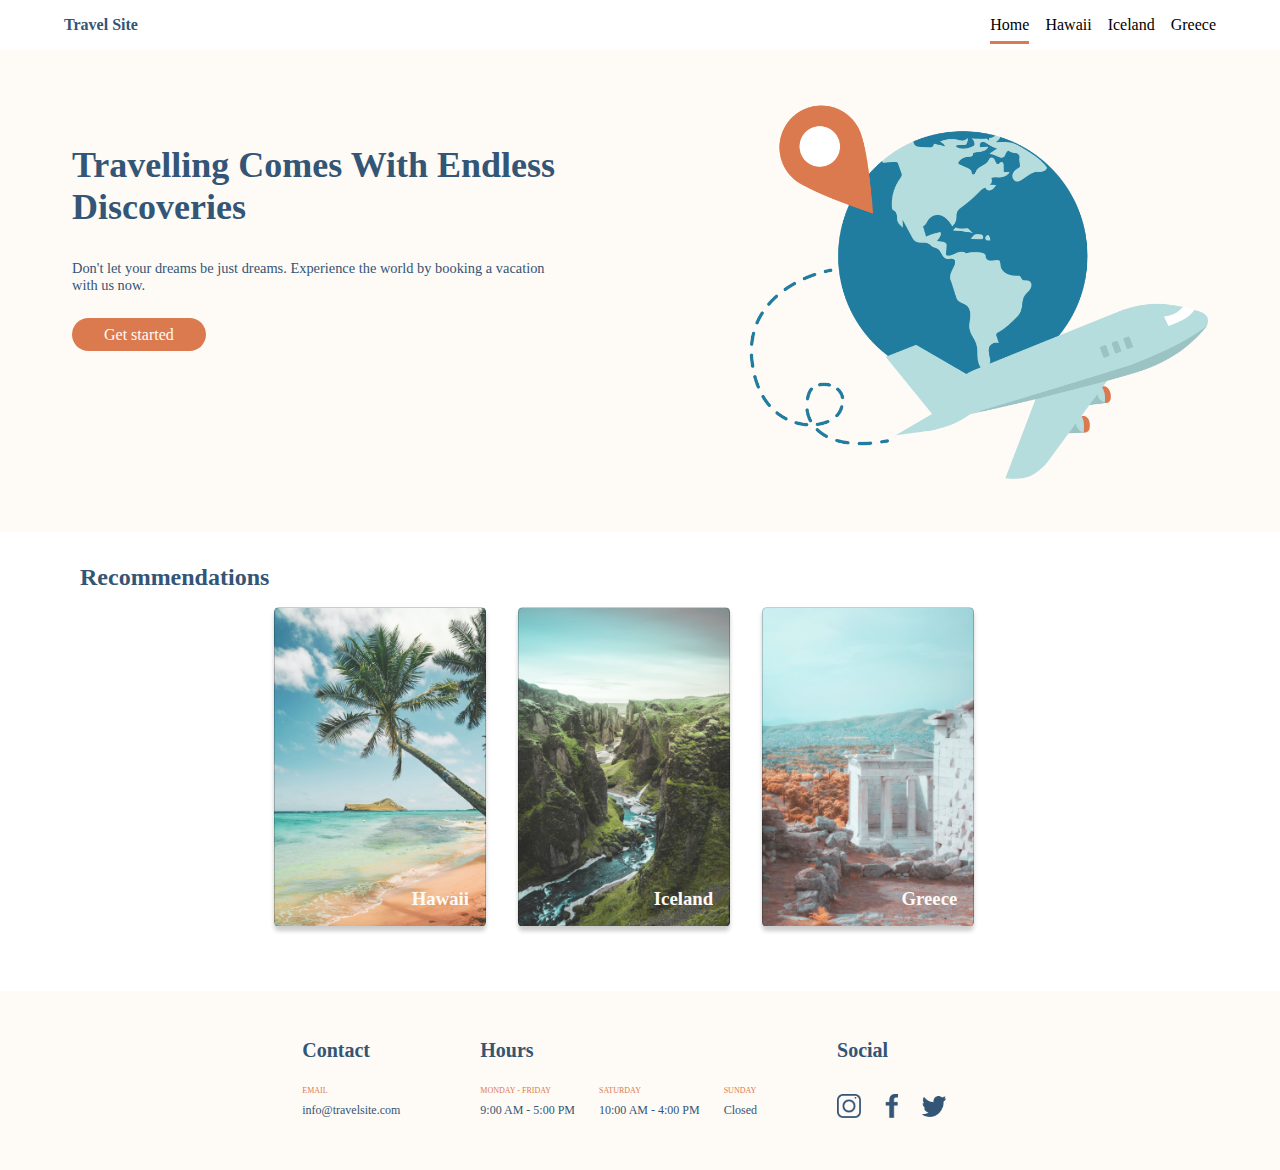
<file: index.html>
<!DOCTYPE html>
<html lang="en">
<head>
    <meta charset="UTF-8">
    <meta http-equiv="X-UA-Compatible" content="IE=edge">
    <meta name="viewport" content="width=device-width, initial-scale=1.0">
    <link rel="stylesheet" href=".//css/global.css">
    <link rel="stylesheet" href=".//css/main.css">
    <title>Home Page</title>
</head>
<body>
    <header>
        <nav class="nav">
            <a href="./index.html" class="nav__logo">Travel Site</a> 
            <ul class="nav__menu">
                <li>
                    <a href="./index.html" class="nav__menu-item nav__menu-item--active">Home</a>
                </li>
                <li>
                    <a href="./pages/hawaii.html" class="nav__menu-item">Hawaii</a>
                </li>
                <li>
                    <a href="./pages/iceland.html" class="nav__menu-item">Iceland</a>
                </li>
                <li>
                    <a href="./pages/greece.html" class="nav__menu-item">Greece</a>
                </li>
            </ul>
        </nav>
    </header>
    <main>
        <section class="hero">    
                <div class="hero__content">
                    <h1 class="hero__title">Travelling Comes With Endless Discoveries</h1>
                    <p class="hero__text">Don't let your dreams be just dreams. Experience the world by booking a vacation with us now.</p>
                    <a href="#" class="hero__button">Get started</a>
                </div>
                <div class="hero__image">
                    <img class="hero__img" src="./assets/images/hero.png" alt="plane flying around globe">
                </div> 
        </section>
        <section class="recommendations">
            <h2 class="recommendations__title">Recommendations</h2>
            <div class="card">
                <a href="./pages/hawaii.html" class="card-item">
                    <h3 class="card__title">Hawaii</h3>
                </a>
                <a href="./pages/iceland.html" class="card-item">
                    <h3 class="card__title">Iceland</h3>
                </a>
                <a href="./pages/greece.html" class="card-item">
                    <h3 class="card__title">Greece</h3>
                </a>
            </div>
        </section>        
    </main>
    <footer class="footer">
        <div class="footer__container">
            <h2 class="footer__title">Contact</h2>
            <div class="footer__container--contact">
                <div>
                    <p class="footer__subtitle">EMAIL</p>
                    <p class="footer__text">info@travelsite.com</p>
                </div>
            </div>    
        </div>
        <div class="footer__container">
            <h2 class="footer__title">Hours</h2>
            <div class="footer__container--hours">
                <div>
                    <p class="footer__subtitle">MONDAY - FRIDAY</p>      
                    <p class="footer__text">9:00 AM - 5:00 PM</p>
                </div>
                <div>
                    <p class="footer__subtitle">SATURDAY</p>
                    <p class="footer__text">10:00 AM - 4:00 PM</p>
                </div>
                <div>
                    <p class="footer__subtitle">SUNDAY</p>
                    <p class="footer__text">Closed</p>
                </div>
            </div>    
        </div>
        <div class="footer__container">
            <h2 class="footer__title">Social</h2>
            <div class="footer__container--logo">
            <a href="https://instagram.com">
                <img class="footer__logo" src="./assets/icons/icon-instagram.png" alt="instagram">
            </a>
            <a href="https://facebook.com">
                <img class="footer__logo" src="./assets/icons/icon-facebook.png" alt="facebook">
            </a>
            <a href="https://twitter.com">
                <img class="footer__logo" src="./assets/icons/icon-twitter.png" alt="twitter">
            </a> 
            </div>   
        </div>
    </footer>
</body>
</html>
</file>
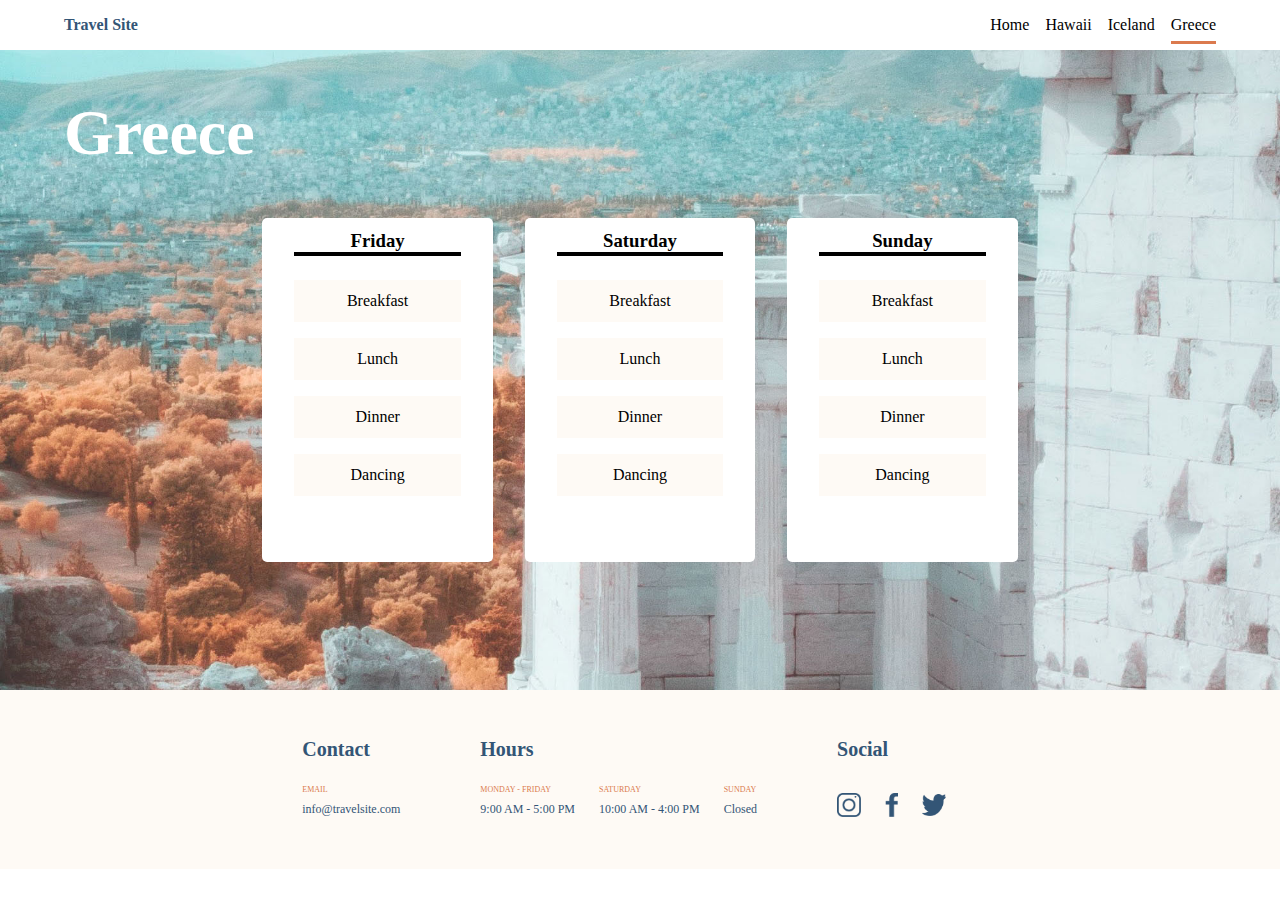
<file: pages/greece.html>
<!DOCTYPE html>
<html lang="en">
<head>
    <meta charset="UTF-8">
    <meta http-equiv="X-UA-Compatible" content="IE=edge">
    <meta name="viewport" content="width=device-width, initial-scale=1.0">
    <link rel="stylesheet" href="../css/global.css">
    <link rel="stylesheet" href="../css/destinations.css">
    <title>Greece</title>
</head>
<body>
    <header>
        <nav class="nav">
            <a href="../index.html" class="nav__logo">Travel Site</a> 
            <ul class="nav__menu">
                <li>
                    <a href="../index.html" class="nav__menu-item">Home</a>
                </li>
                <li>
                    <a href="./hawaii.html" class="nav__menu-item">Hawaii</a>
                </li>
                <li>
                    <a href="./iceland.html" class="nav__menu-item">Iceland</a>
                </li>
                <li>
                    <a href="./greece.html" class="nav__menu-item nav__menu-item--active">Greece</a>
                </li>
            </ul>
        </nav>
    </header>
    <main>
        <section class="destination destination--three">
            <h2 class="destination__title">Greece</h2>
            <div class="destination__container">
                <div class="destination__card">
                    <h3 class="card__title">Friday</h3>
                    <ul class="card__menu">
                        <li class="card__menu-item">Breakfast</li>
                        <li class="card__menu-item">Lunch</li>
                        <li class="card__menu-item">Dinner</li>
                        <li class="card__menu-item">Dancing</li>
                    </ul>
                </div>
                <div class="destination__card">
                    <h3 class="card__title">Saturday</h3>
                    <ul class="card__menu">
                        <li class="card__menu-item">Breakfast</li>
                        <li class="card__menu-item">Lunch</li>
                        <li class="card__menu-item">Dinner</li>
                        <li class="card__menu-item">Dancing</li>
                    </ul>
                </div>
                <div class="destination__card">
                    <h3 class="card__title">Sunday</h3>
                    <ul class="card__menu">
                        <li class="card__menu-item">Breakfast</li>
                        <li class="card__menu-item">Lunch</li>
                        <li class="card__menu-item">Dinner</li>
                        <li class="card__menu-item">Dancing</li>
                    </ul>
                </div>
            </div>
        </section>
    </main>
    <footer class="footer">
        <div class="footer__container">
            <h2 class="footer__title">Contact</h2>
            <div class="footer__container--contact">
                <div>
                    <p class="footer__subtitle">EMAIL</p>
                    <p class="footer__text">info@travelsite.com</p>
                </div>
            </div>    
        </div>
        <div class="footer__container">
            <h2 class="footer__title">Hours</h2>
            <div class="footer__container--hours">
                <div>
                    <p class="footer__subtitle">MONDAY - FRIDAY</p>      
                    <p class="footer__text">9:00 AM - 5:00 PM</p>
                </div>
                <div>
                    <p class="footer__subtitle">SATURDAY</p>
                    <p class="footer__text">10:00 AM - 4:00 PM</p>
                </div>
                <div>
                    <p class="footer__subtitle">SUNDAY</p>
                    <p class="footer__text">Closed</p>
                </div>
            </div>    
        </div>
        <div class="footer__container">
            <h2 class="footer__title">Social</h2>
            <div class="footer__container--logo">
            <a href="https://instagram.com">
                <img class="footer__logo" src="../assets/icons/icon-instagram.png" alt="instagram">
            </a>
            <a href="https://facebook.com">
                <img class="footer__logo" src="../assets/icons/icon-facebook.png" alt="facebook">
            </a>
            <a href="https://twitter.com">
                <img class="footer__logo" src="../assets/icons/icon-twitter.png" alt="twitter">
            </a> 
            </div>   
        </div>
    </footer> 
</body>
</html>
</file>
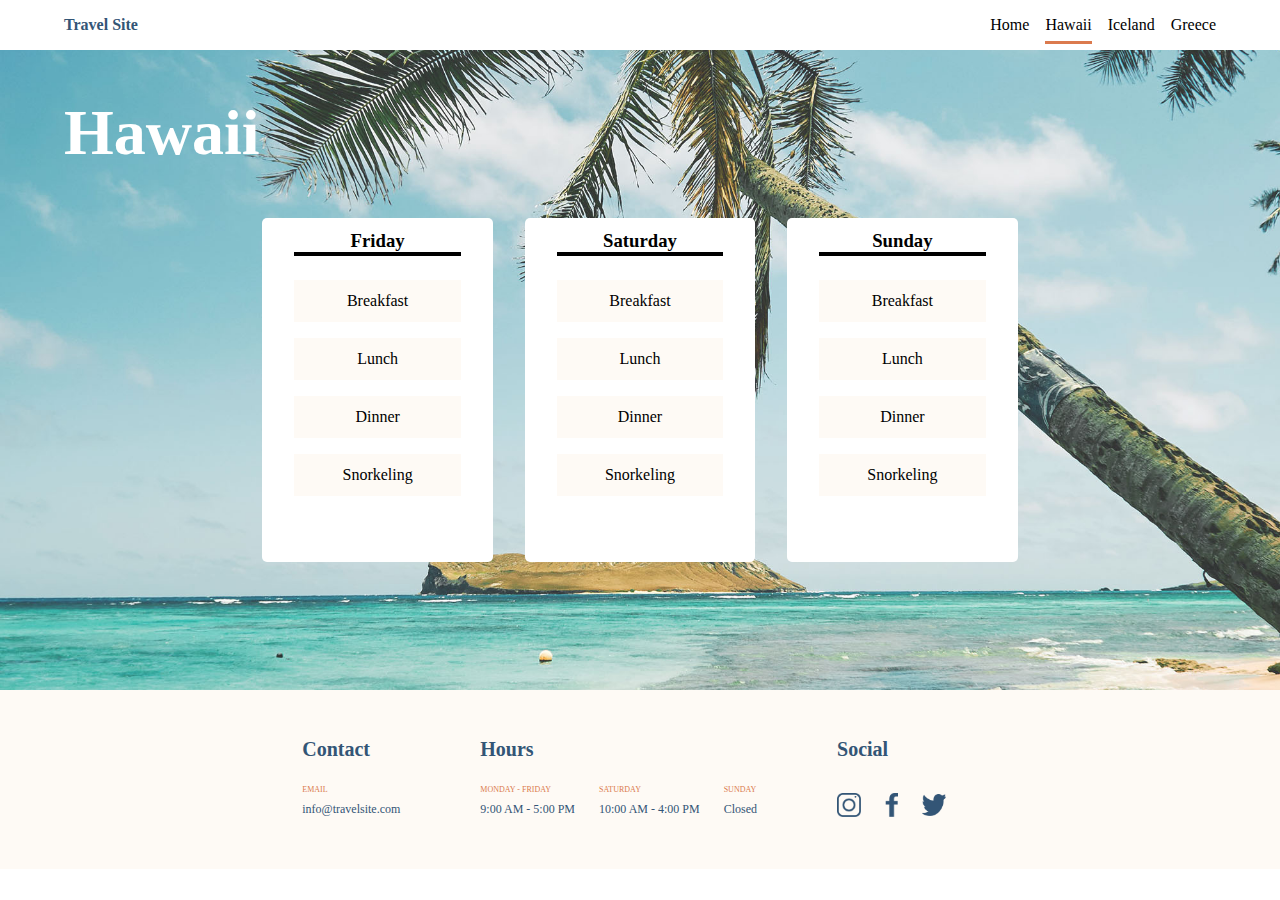
<file: pages/hawaii.html>
<!DOCTYPE html>
<html lang="en">
<head>
    <meta charset="UTF-8">
    <meta http-equiv="X-UA-Compatible" content="IE=edge">
    <meta name="viewport" content="width=device-width, initial-scale=1.0">
    <link rel="stylesheet" href="../css/global.css">
    <link rel="stylesheet" href="../css/destinations.css">
    <title>Hawaii</title>
</head>
<body>
    <header>
        <nav class="nav">
            <a href="../index.html" class="nav__logo">Travel Site</a> 
            <ul class="nav__menu">
                <li>
                    <a href="../index.html" class="nav__menu-item">Home</a>
                </li>
                <li>
                    <a href="./hawaii.html" class="nav__menu-item nav__menu-item--active">Hawaii</a>
                </li>
                <li>
                    <a href="./iceland.html" class="nav__menu-item">Iceland</a>
                </li>
                <li>
                    <a href="./greece.html" class="nav__menu-item">Greece</a>
                </li>
            </ul>
        </nav>
    </header>
    <main>
        <section class="destination destination--one">
            <h2 class="destination__title">Hawaii</h2>
            <div class="destination__container">
                <div class="destination__card">
                    <h3 class="card__title">Friday</h3>
                    <ul class="card__menu">
                        <li class="card__menu-item">Breakfast</li>
                        <li class="card__menu-item">Lunch</li>
                        <li class="card__menu-item">Dinner</li>
                        <li class="card__menu-item">Snorkeling</li>
                    </ul>
                </div>
                <div class="destination__card">
                    <h3 class="card__title">Saturday</h3>
                    <ul class="card__menu">
                        <li class="card__menu-item">Breakfast</li>
                        <li class="card__menu-item">Lunch</li>
                        <li class="card__menu-item">Dinner</li>
                        <li class="card__menu-item">Snorkeling</li>
                    </ul>
                </div>
                <div class="destination__card">
                    <h3 class="card__title">Sunday</h3>
                    <ul class="card__menu">
                        <li class="card__menu-item">Breakfast</li>
                        <li class="card__menu-item">Lunch</li>
                        <li class="card__menu-item">Dinner</li>
                        <li class="card__menu-item">Snorkeling</li>
                    </ul>
                </div>
            </div>
        </section>
    </main>
    <footer class="footer">
        <div class="footer__container">
            <h2 class="footer__title">Contact</h2>
            <div class="footer__container--contact">
                <div>
                    <p class="footer__subtitle">EMAIL</p>
                    <p class="footer__text">info@travelsite.com</p>
                </div>
            </div>    
        </div>
        <div class="footer__container">
            <h2 class="footer__title">Hours</h2>
            <div class="footer__container--hours">
                <div>
                    <p class="footer__subtitle">MONDAY - FRIDAY</p>      
                    <p class="footer__text">9:00 AM - 5:00 PM</p>
                </div>
                <div>
                    <p class="footer__subtitle">SATURDAY</p>
                    <p class="footer__text">10:00 AM - 4:00 PM</p>
                </div>
                <div>
                    <p class="footer__subtitle">SUNDAY</p>
                    <p class="footer__text">Closed</p>
                </div>
            </div>    
        </div>
        <div class="footer__container">
            <h2 class="footer__title">Social</h2>
            <div class="footer__container--logo">
            <a href="https://instagram.com">
                <img class="footer__logo" src="../assets/icons/icon-instagram.png" alt="instagram">
            </a>
            <a href="https://facebook.com">
                <img class="footer__logo" src="../assets/icons/icon-facebook.png" alt="facebook">
            </a>
            <a href="https://twitter.com">
                <img class="footer__logo" src="../assets/icons/icon-twitter.png" alt="twitter">
            </a> 
            </div>   
        </div>
    </footer>
</body>
</html>
</file>
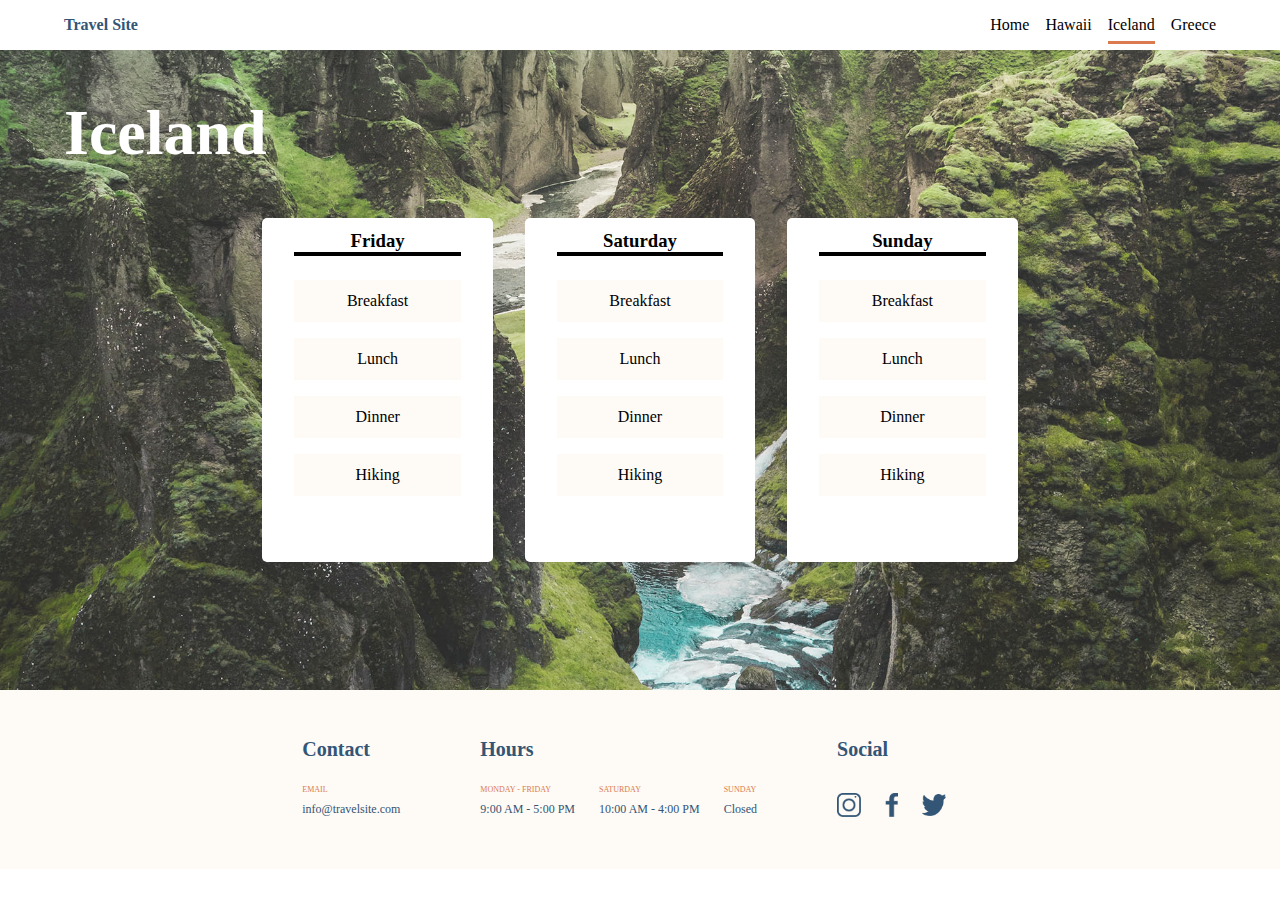
<file: pages/iceland.html>
<!DOCTYPE html>
<html lang="en">
<head>
    <meta charset="UTF-8">
    <meta http-equiv="X-UA-Compatible" content="IE=edge">
    <meta name="viewport" content="width=device-width, initial-scale=1.0">
    <link rel="stylesheet" href="../css/global.css">
    <link rel="stylesheet" href="../css/destinations.css">
    <title>Iceland</title>
</head>
<body>
    <header>
        <nav class="nav">
            <a href="../index.html" class="nav__logo">Travel Site</a> 
            <ul class="nav__menu">
                <li>
                    <a href="../index.html" class="nav__menu-item">Home</a>
                </li>
                <li>
                    <a href="./hawaii.html" class="nav__menu-item">Hawaii</a>
                </li>
                <li>
                    <a href="./iceland.html" class="nav__menu-item nav__menu-item--active">Iceland</a>
                </li>
                <li>
                    <a href="./greece.html" class="nav__menu-item">Greece</a>
                </li>
            </ul>
        </nav>
    </header>
    <main>
        <section class="destination destination--two">
            <h2 class="destination__title">Iceland</h2>
            <div class="destination__container">
                <div class="destination__card">
                    <h3 class="card__title">Friday</h3>
                    <ul class="card__menu">
                        <li class="card__menu-item">Breakfast</li>
                        <li class="card__menu-item">Lunch</li>
                        <li class="card__menu-item">Dinner</li>
                        <li class="card__menu-item">Hiking</li>
                    </ul>
                </div>
                <div class="destination__card">
                    <h3 class="card__title">Saturday</h3>
                    <ul class="card__menu">
                        <li class="card__menu-item">Breakfast</li>
                        <li class="card__menu-item">Lunch</li>
                        <li class="card__menu-item">Dinner</li>
                        <li class="card__menu-item">Hiking</li>
                    </ul>
                </div>
                <div class="destination__card">
                    <h3 class="card__title">Sunday</h3>
                    <ul class="card__menu">
                        <li class="card__menu-item">Breakfast</li>
                        <li class="card__menu-item">Lunch</li>
                        <li class="card__menu-item">Dinner</li>
                        <li class="card__menu-item">Hiking</li>
                    </ul>
                </div>
            </div>
        </section>
    </main>
    <footer class="footer">
        <div class="footer__container">
            <h2 class="footer__title">Contact</h2>
            <div class="footer__container--contact">
                <div>
                    <p class="footer__subtitle">EMAIL</p>
                    <p class="footer__text">info@travelsite.com</p>
                </div>
            </div>    
        </div>
        <div class="footer__container">
            <h2 class="footer__title">Hours</h2>
            <div class="footer__container--hours">
                <div>
                    <p class="footer__subtitle">MONDAY - FRIDAY</p>      
                    <p class="footer__text">9:00 AM - 5:00 PM</p>
                </div>
                <div>
                    <p class="footer__subtitle">SATURDAY</p>
                    <p class="footer__text">10:00 AM - 4:00 PM</p>
                </div>
                <div>
                    <p class="footer__subtitle">SUNDAY</p>
                    <p class="footer__text">Closed</p>
                </div>
            </div>    
        </div>
        <div class="footer__container">
            <h2 class="footer__title">Social</h2>
            <div class="footer__container--logo">
            <a href="https://instagram.com">
                <img class="footer__logo" src="../assets/icons/icon-instagram.png" alt="instagram">
            </a>
            <a href="https://facebook.com">
                <img class="footer__logo" src="../assets/icons/icon-facebook.png" alt="facebook">
            </a>
            <a href="https://twitter.com">
                <img class="footer__logo" src="../assets/icons/icon-twitter.png" alt="twitter">
            </a> 
            </div>   
        </div>
    </footer> 
</body>
</html>
</file>
<file: css/global.css>
* {
    font-family: Verdana;
    box-sizing: border-box;
    margin: 0;
    padding: 0;
}
main {
    margin-top: 3rem;
}
.nav {
    position: fixed;
    top: 0;
    width: 100%;
    display: flex;
    align-items: center;
    justify-content: space-between;
    padding: 1rem 4rem;
    background-color: #FFFFFF;
}
.nav__logo {
    text-decoration: none;
    color: #335576;
    font-weight: bold;
    font-size: 1rem;
}
.nav__menu {
    display: inline-flex;
    list-style: none;
    gap: 1rem;   
}
.nav__menu-item {
    text-decoration: none;
    color:black;
    padding-bottom: 0.5rem;
}
.nav__menu-item
.nav__menu-item:after,
.nav__menu-item:before
 {
  transition: all 0.3s ease;
}
.nav__menu-item:hover {
    border-bottom: 3px solid #DB7A4E;
}
.nav__menu-item--active {
    border-bottom: 3px solid #DB7A4E;
}
.footer {
    display: flex;
    justify-content: center;
    background-color: #FEFAF5;
    padding: 3rem 0;
    gap: 5rem;
}
.footer__title, .footer__text {
    color: #335576;
    font-size: 1.25rem;
}
.footer__text {
    font-size: 0.75rem;
}
.footer__subtitle {
    color: #DB7A4E;
    font-size: 0.5rem;
    padding-top: 1.5rem;
    padding-bottom: 0.5rem;
}
.footer__container--hours {
    display: inline-flex;
    gap: 1.5rem;
    align-items: center;
}
.footer__container--logo {
    display: inline-flex;
    gap: 1.5rem;
    align-items: center;
    padding: 2rem 2rem 0 0;
}
.footer__logo {
    max-width: 1.5rem;
    max-height: 1.5rem;
}
</file>
<file: css/main.css>
.hero {
    display: flex;
    align-items: flex-start;
    background-color: #FEFAF5;
    padding: 3rem;
}
.hero__content {
    padding: 3rem 1.5rem;
}
.hero__title {
    color: #335576;
    font-size: 2.25rem;
}
.hero__text {
    color: #335576;
    padding: 2rem 0;
    font-size: 0.9rem;
}
.hero__button {
    background-color: #DB7A4E;
    color: #FEFAF5;
    border: none;
    border-radius: 2rem;
    padding: 0.5rem 2rem;
    text-decoration: none;
}
.hero__image {
    text-align: end;
}
.hero__img {
    width: 75%;
    padding-right: 1.5rem;
}
.recommendations {
    margin: 0 1rem 4rem 1rem;
}
.recommendations__title {
    color:#335576;
    padding: 2rem 4rem 1rem 4rem;
}
.card {
    display: flex;
    justify-content: center;
}
.card-item {
    display: inline-flex;
    align-items: flex-end;
    justify-content: flex-end;
    border: 1px solid rgba(0,0,0,0.2); 
    border-radius: 5px;
    box-shadow: 0 4px 4px rgba(0,0,0,0.2);
    margin-right: 2rem;
    background-size: cover;
    background-repeat: no-repeat;
    background-position: center;
    width: 17%;
    height: 20rem;
    text-decoration: none;
}
.card-item
.card-item:after,
.card-item:before
 {
  transition: all 0.3s ease;
}
.card-item:hover {
    border: 3px solid #DB7A4E;
}
.card-item:nth-child(1) {
    background-image: url(../assets/images/hawaii.jpg);
}
.card-item:nth-child(2) {
    background-image: url(../assets/images/iceland.jpg);
}
.card-item:nth-child(3) {
    background-image: url(../assets/images/greece.jpg);
}
.card__title {
    color: #FEFAF5;
    padding: 1rem;
}
</file>
<file: css/destinations.css>
.destination  {
    background-size: cover;
    background-position: center;
    background-position-y: 53%;
}
.destination--one {
    background-image: url(../assets/images/hawaii.jpg);
}
.destination--two {
    background-image: url(../assets/images/iceland.jpg);
}
.destination--three {
    background-image: url(../assets/images/greece.jpg);
}
.destination__title {
    color: white;
    font-size: 4rem;
    padding: 3rem 3rem 3rem 4rem;
}
.destination__container {
    display: flex;
    justify-content: center;
    gap: 2rem;
    padding-bottom: 8rem;
}
.destination__card {
    display: flex;
    flex-direction: column;
    border-radius: 5px;
    width: 18%;
    height: 21.5rem;
    font-size: 1rem;
    background-color: white;
    padding: 0 2rem;
}
.card__title {
    border-bottom: 4px solid black;
    text-align: center;
    margin: 0.75rem 0 1.5rem 0;
}
.card__menu {
    display: flex;
    flex-direction: column;
    gap: 1rem;
    list-style: none;
    text-align: center;
}
.card__menu-item {
    background-color: #FEFAF5;
    padding: 0.75rem 0;
}
</file>
